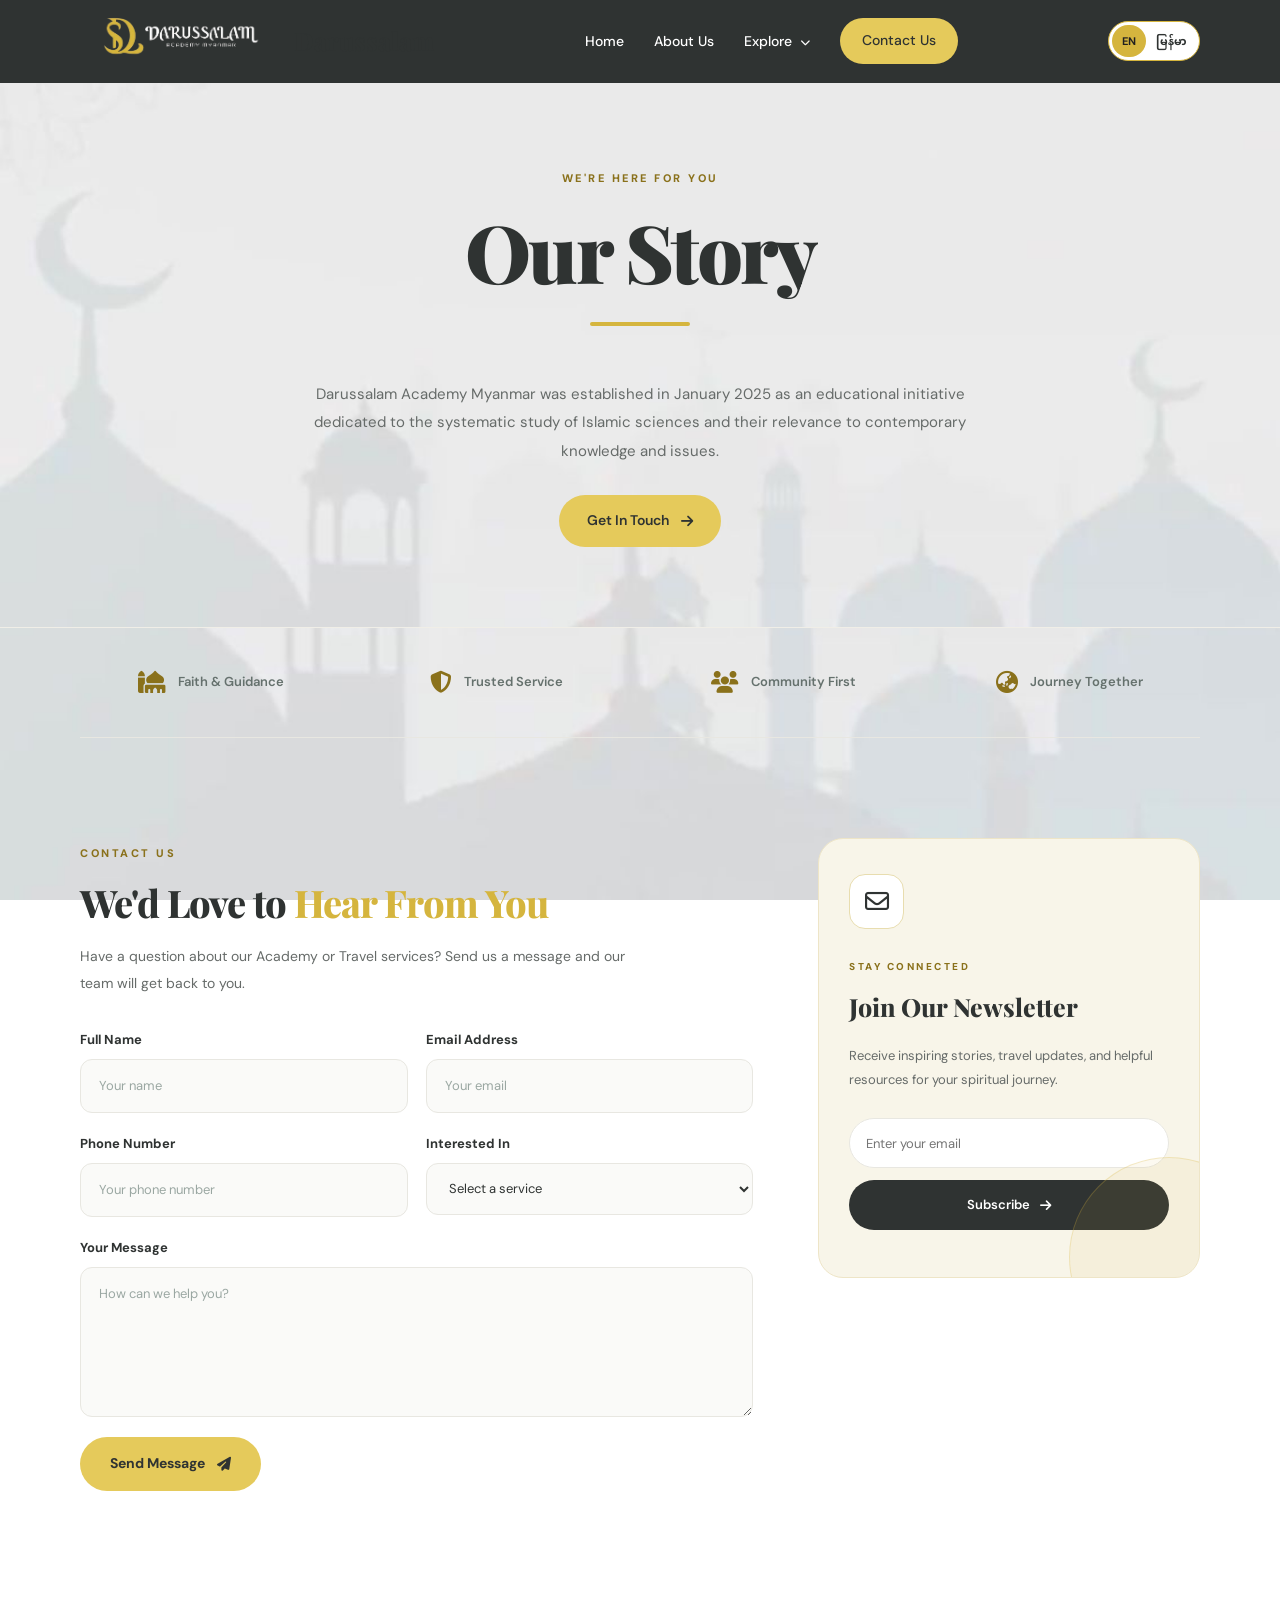
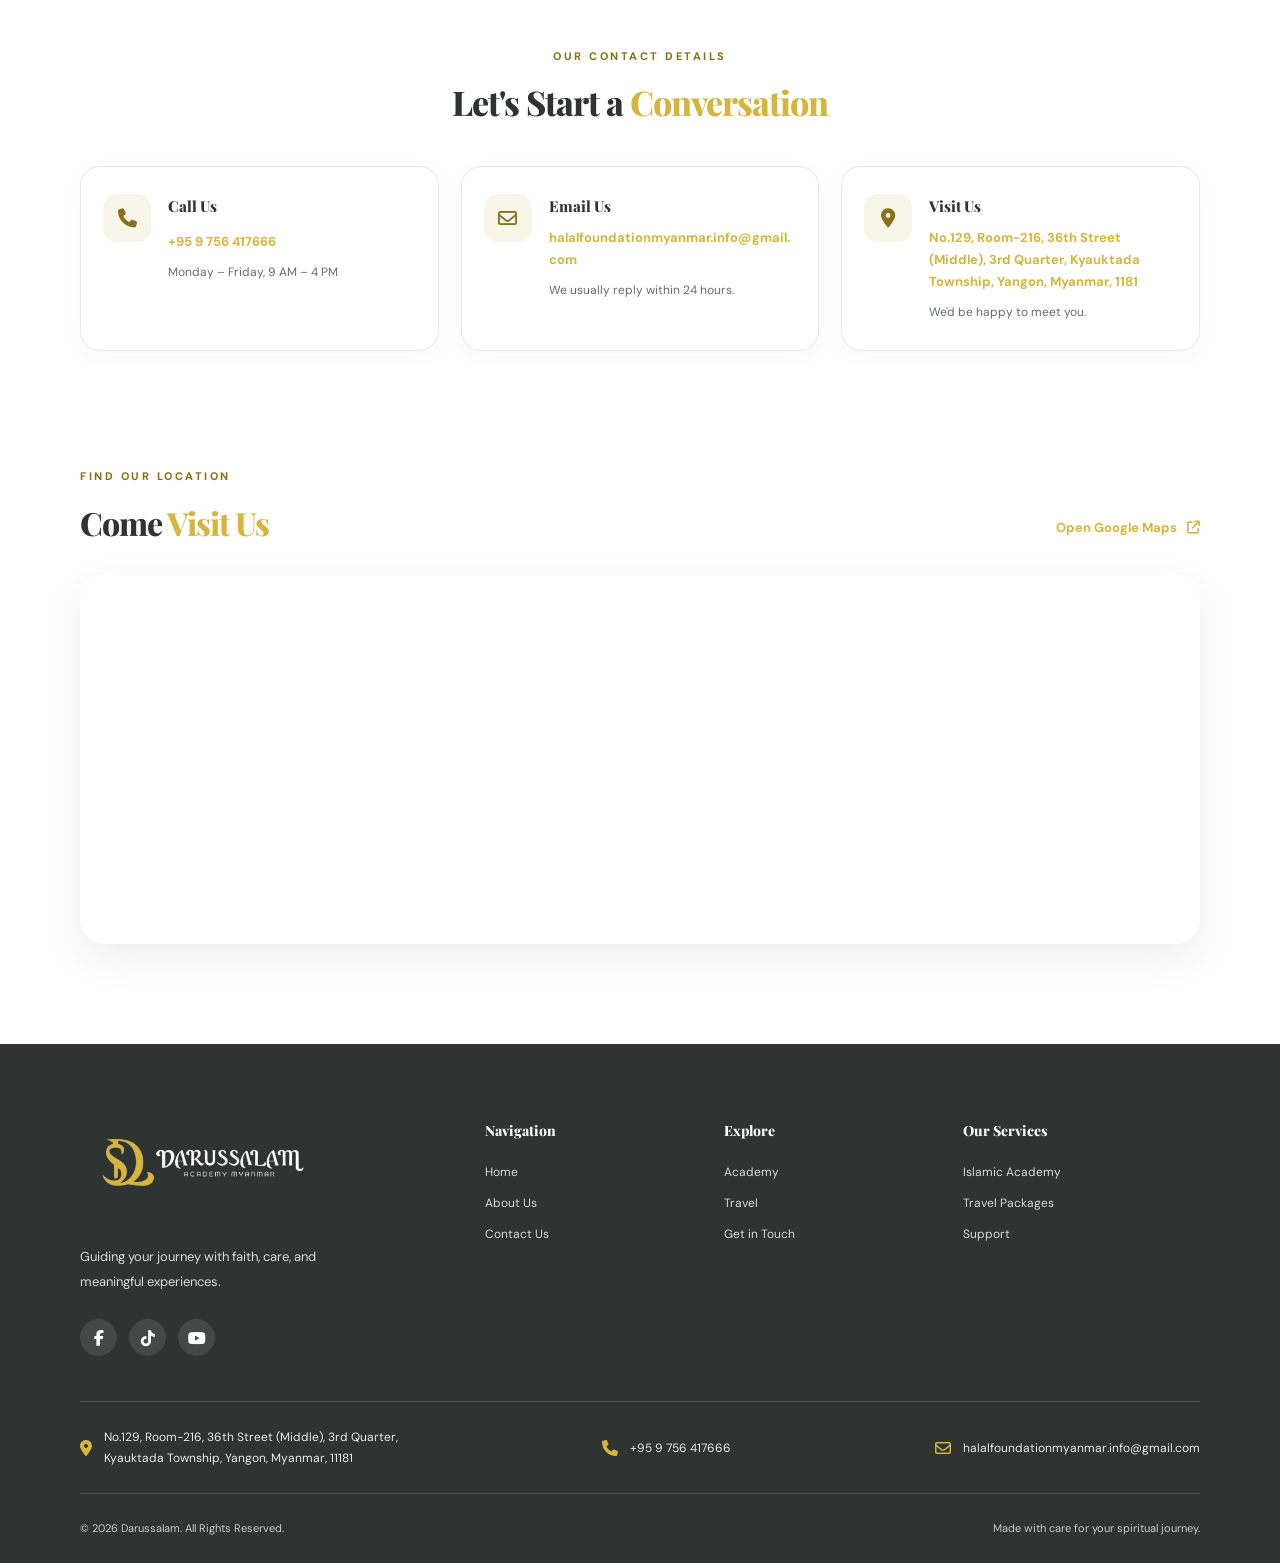
<file: index.html>
<!DOCTYPE html>
<html lang="en">
<head>
    <meta charset="UTF-8">
    <meta name="viewport" content="width=device-width, initial-scale=1.0">

    <title>Darussalam | Academy & Travel</title>

    <!-- Google Fonts -->
    <link rel="preconnect" href="https://fonts.googleapis.com">
    <link rel="preconnect" href="https://fonts.gstatic.com" crossorigin>

    <link
        href="https://fonts.googleapis.com/css2?family=DM+Sans:wght@400;500;600;700;800&family=Playfair+Display:wght@400;500;600;700&family=Noto+Sans+Myanmar:wght@400;500;600;700&display=swap"
        rel="stylesheet"
    >

    <!-- Font Awesome -->
    <link
        rel="stylesheet"
        href="https://cdnjs.cloudflare.com/ajax/libs/font-awesome/6.5.2/css/all.min.css"
    >

    <!-- CSS -->
    <link rel="stylesheet" href="style.css">
</head>

<body>
   
    <!-- =========================
         NAVIGATION BAR
    ========================== -->

    <header class="header">
        <nav class="navbar container">

            <a href="index.html" class="logo">
                <span class="logo-icon">
                    <img src="picture/logo.png" alt="Darussalam Logo">
                </span>

                <span>Darussalam</span>
            </a>

            <button
                class="menu-toggle"
                id="menuToggle"
                aria-label="Toggle navigation"
                aria-expanded="false"
                aria-controls="navMenu"
            >
                <i class="fa-solid fa-bars"></i>
            </button>

            <ul class="nav-menu" id="navMenu">

                <li>
                    <a href="index.html" class="nav-link">Home</a>
                </li>

                <li>
                    <a href="about.html" class="nav-link">About Us</a>
                </li>

                <!-- DROPDOWN MENU -->

                <li class="dropdown">

                    <button
                        class="nav-link dropdown-toggle"
                        id="exploreToggle"
                        aria-expanded="false"
                        aria-controls="exploreMenu"
                    >
                        Explore
                        <i class="fa-solid fa-chevron-down"></i>
                    </button>

                    <ul class="dropdown-menu" id="exploreMenu">

                        <li>
                            <a href="#academy">
                                <i class="fa-solid fa-book-open"></i>
                                Academy
                            </a>
                        </li>

                        <li>
                            <a href="#travel">
                                <i class="fa-solid fa-plane"></i>
                                Travel
                            </a>
                        </li>

                    </ul>

                </li>

                <li>
                    <a href="#our-story" class="nav-link contact-nav">
                        Contact Us
                    </a>
                </li>

            </ul>

            <div class="language-switch" role="group" aria-label="Choose language">
                <button type="button" class="language-btn active" data-language="en" aria-pressed="true">EN</button>
                <button type="button" class="language-btn" data-language="my" aria-pressed="false">မြန်မာ</button>
            </div>

        </nav>
    </header>


    <main>

        <!-- =========================
             HERO SECTION
        ========================== -->

        <section class="hero" id="contact">

            <div class="hero-decoration decoration-left">
                
            </div>

            <div class="hero-content">

                <span class="eyebrow">
                    WE'RE HERE FOR YOU
                </span>

                <h1>
                    Our Story
                    <span></span>
                </h1>

                <div class="title-decoration"></div>

                <p>
 
<br>Darussalam Academy Myanmar was established in January 2025 as an educational initiative dedicated to the systematic study of Islamic sciences and their relevance to contemporary knowledge and issues.
                </p>

                <a href="#contact-form" class="primary-btn">
                    Get In Touch
                    <i class="fa-solid fa-arrow-right"></i>

                    </a>

            </div>

            <div class="hero-decoration decoration-right">
                
            </div>

        </section>


        <!-- =========================
             BRAND STRIP
        ========================== -->

        <section class="trust-section">

            <div class="container trust-inner">

                <div class="trust-item">
                    <i class="fa-solid fa-mosque"></i>
                    <span>Faith & Guidance</span>
                </div>

                <div class="trust-item">
                    <i class="fa-solid fa-shield-halved"></i>
                    <span>Trusted Service</span>
                </div>

                <div class="trust-item">
                    <i class="fa-solid fa-users"></i>
                    <span>Community First</span>
                </div>

                <div class="trust-item">
                    <i class="fa-solid fa-earth-asia"></i>
                    <span>Journey Together</span>
                </div>

            </div>

        </section>


        <!-- =========================
             CONTACT FORM
        ========================== -->

        <section class="contact-section" id="contact-section">

            <div class="container">

                <div class="contact-layout">

                    <!-- LEFT: CONTACT FORM -->

                    <div class="contact-form-wrapper" id="contact-form">

                        <span class="section-label">
                            CONTACT US
                        </span>

                        <h2>
                            We'd Love to <span>Hear From You</span>
                        </h2>

                        <p class="section-description">
                            Have a question about our Academy or Travel
                            services? Send us a message and our team
                            will get back to you.
                        </p>

                        <form id="contactForm">

                            <div class="form-row">

                                <div class="form-group">

                                    <label for="name">Full Name</label>

                                    <input
                                        type="text"
                                        id="name"
                                        name="name"
                                        placeholder="Your name"
                                        required
                                    >

                                </div>

                                <div class="form-group">

                                    <label for="email">Email Address</label>

                                    <input
                                        type="email"
                                        id="email"
                                        name="email"
                                        placeholder="Your email"
                                        required
                                    >

                                </div>

                            </div>


                            <div class="form-row">

                                <div class="form-group">

                                    <label for="phone">Phone Number</label>

                                    <input
                                        type="tel"
                                        id="phone"
                                        name="phone"
                                        placeholder="Your phone number"
                                        pattern="09[0-9]{7,9}"
                                        required
                                    >

                                </div>

                                <div class="form-group">

                                    <label for="service">Interested In</label>

                                    <select
                                        id="service"
                                        name="service"
                                        required>
                                        <option value="" disabled selected>
                                            Select a service
                                        </option>

                                        <option value="academy">
                                            Academy
                                        </option>

                                        <option value="travel">
                                            Travel
                                        </option>

                                        <option value="other">
                                            Other
                                        </option>

                                    </select>

                                </div>

                            </div>


                            <div class="form-group">

                                <label for="message">Your Message</label>

                                <textarea
                                    id="message"
                                    name="message"
                                    rows="5"
                                    placeholder="How can we help you?"
                                    required
                                ></textarea>

                            </div>


                            <button type="submit" class="submit-btn">

                                Send Message

                                <i class="fa-solid fa-paper-plane"></i>

                            </button>

                            <p
                                id="formStatus"
                                class="form-status"
                                role="status"
                                aria-live="polite"
                            ></p>

                        </form>

                    </div>


                    <!-- RIGHT: NEWSLETTER CARD -->

                    <aside class="newsletter-card">

                        <div class="newsletter-icon">
                            <i class="fa-regular fa-envelope"></i>
                        </div>

                        <span class="newsletter-label">
                            STAY CONNECTED
                        </span>

                        <h3>Join Our Newsletter</h3>

                        <p>
                            Receive inspiring stories, travel updates,
                            and helpful resources for your spiritual
                            journey.
                        </p>

                        <form id="newsletterForm">

                            <input
                                type="email"
                                id="newsletterEmail"
                                name="email"
                                placeholder="Enter your email"
                                aria-label="Newsletter email"
                                required
                            >

                            <button type="submit">
                                Subscribe
                                <i class="fa-solid fa-arrow-right"></i>
                            </button>

                            <p
                                id="newsletterStatus"
                                class="newsletter-status"
                                role="status"
                                aria-live="polite"
                            ></p>

                        </form>

                        <div class="newsletter-decoration"></div>

                    </aside>

                </div>

            </div>

        </section>

    

        <!-- =========================
             CONTACT INFORMATION
        ========================== -->

        <section class="info-section">

            <div class="container">

                <div class="section-heading">

                    <span class="section-label">
                        OUR CONTACT DETAILS
                    </span>

                    <h2>
                        Let's Start a <span>Conversation</span>
                    </h2>

                </div>


                <div class="info-grid">

                    <!-- PHONE -->

                    <div class="info-card">

                        <div class="info-icon">
                            <i class="fa-solid fa-phone"></i>
                        </div>

                        <div>
                            <h3>Call Us</h3>

                            <a href="tel:+95 9 756 417666">
                                +95 9 756 417666
                            </a>

                            <p>
                                Monday – Friday, 9 AM – 4 PM
                            </p>
                        </div>

                    </div>


                    <!-- EMAIL -->

                    <div class="info-card">

                        <div class="info-icon">
                            <i class="fa-regular fa-envelope"></i>
                        </div>

                        <div>
                            <h3>Email Us</h3>

                            <a href="mailto:halalfoundationmyanmar.info@gmail.com">
                                halalfoundationmyanmar.info@gmail.com
                            </a>

                            <p>
                                We usually reply within 24 hours.
                            </p>
                        </div>

                    </div>


                    <!-- LOCATION -->

                    <div class="info-card">

                        <div class="info-icon">
                            <i class="fa-solid fa-location-dot"></i>
                        </div>

                        <div>
                            <h3>Visit Us</h3>

                            <a
                                href="https://www.google.com/maps/search/?api=1&query=Yangon+Myanmar"
                                target="_blank"
                                rel="noopener noreferrer"
                            >
                               No.129, Room-216, 36th Street
(Middle), 3rd Quarter, Kyauktada
Township, Yangon, Myanmar, 1181
                            </a>

                            <p>
                                We'd be happy to meet you.
                            </p>
                        </div>

                    </div>

                </div>

            </div>

        </section>


        <!-- =========================
             GOOGLE MAP
        ========================== -->

        <section class="map-section">

            <div class="container">

                <div class="map-heading">

                    <div>
                        <span class="section-label">
                            FIND OUR LOCATION
                        </span>

                        <h2>
                            Come <span>Visit Us</span>
                        </h2>
                    </div>

                    <a
                        href="https://www.google.com/maps/search/?api=1&query=Yangon+Myanmar"
                        target="_blank"
                        rel="noopener noreferrer"
                        class="map-link"
                    >
                        Open Google Maps
                        <i class="fa-solid fa-arrow-up-right-from-square"></i>
                    </a>

                </div>

                <div class="map-container">

                    <iframe
                        src="https://maps.google.com/maps?q=Yangon%2C%20Myanmar&t=&z=12&ie=UTF8&iwloc=&output=embed"
                        title="Map showing Yangon, Myanmar"
                        loading="lazy"
                        referrerpolicy="no-referrer-when-downgrade"
                        allowfullscreen
                    ></iframe>

                </div>

            </div>

        </section>


        <!-- =========================
             OPTIONAL PAGE ANCHORS
        ========================== -->

        <section class="hidden-anchor" aria-hidden="true">

            <span id="about"></span>
            <span id="academy"></span>
            <span id="travel"></span>
            <span id="our-story"></span>

        </section>

    </main>


    <!-- =========================
         FOOTER
    ========================== -->

    <footer class="footer">

        <div class="container">

            <div class="footer-main">

                <!-- BRAND -->

                <div class="footer-brand">

                    <a href="index.html" class="footer-logo">

                        <img src="picture/logo.png" alt="Darussalam Logo">

                       

                    </a>

                    <p>Guiding your journey with faith, care, and meaningful experiences.</p>

                    <div class="social-links">

                        <a
                            href="https://www.facebook.com/share/1PiE2LHByP/?mibextid=wwXIfr"
                            aria-label="Facebook"
                            target="_blank"
                            rel="noopener noreferrer"
                        >
                            <i class="fa-brands fa-facebook-f"></i>
                        </a>

                        <a
                            href="https://www.tiktok.com/@halalfoundationmyanmar?_r=1&_t=ZS-9AXYIszKIK5"
                            aria-label="TikTok"
                            target="_blank"
                            rel="noopener noreferrer"
                        >
                            <i class="fa-brands fa-tiktok"></i>
                        </a>

                        <a
                            href="https://youtube.com/@halalfoundationmyanmar?si=afU_kSOw0JRwcRVD"
                            aria-label="YouTube"
                            target="_blank"
                            rel="noopener noreferrer"
                        >
                            <i class="fa-brands fa-youtube"></i>
                        </a>

                    </div>

                </div>


                <!-- NAVIGATION -->

                <div class="footer-column">

                    <h4>Navigation</h4>

                    <a href="index.html">Home</a>
                    <a href="#about">About Us</a>
                    <a href="#contact-section">Contact Us</a>

                </div>


                <!-- EXPLORE -->

                <div class="footer-column">

                    <h4>Explore</h4>

                    <a href="#academy">Academy</a>
                    <a href="#travel">Travel</a>
                    <a href="#contact-form">Get in Touch</a>

                </div>


                <!-- SERVICES -->

                <div class="footer-column">

                    <h4>Our Services</h4>

                    <a href="#academy">Islamic Academy</a>
                    <a href="#travel">Travel Packages</a>
                    <a href="#contact">Support</a>

                </div>

            </div>


            <!-- FOOTER CONTACT BAR -->

            <div class="footer-contact">

                <div>
                    <i class="fa-solid fa-location-dot"></i>
                    No.129, Room-216, 36th Street
(Middle), 3rd Quarter,<br> Kyauktada
Township, Yangon, Myanmar, 11181
                </div>

                <div>
                    <i class="fa-solid fa-phone"></i>
                    +95 9 756 417666
                </div>

                <div>
                    <i class="fa-regular fa-envelope"></i>
                   halalfoundationmyanmar.info@gmail.com
                </div>

            </div>


            <!-- COPYRIGHT -->

            <div class="footer-bottom">

                <p>
                    &copy; <span id="currentYear"></span>
                    Darussalam. All Rights Reserved.
                </p>

                <p>
                    Made with care for your spiritual journey.
                </p>

            </div>

        </div>

    </footer>


    <!-- JAVASCRIPT -->
    <script src="script.js"></script>

</body>
</html>
</file>
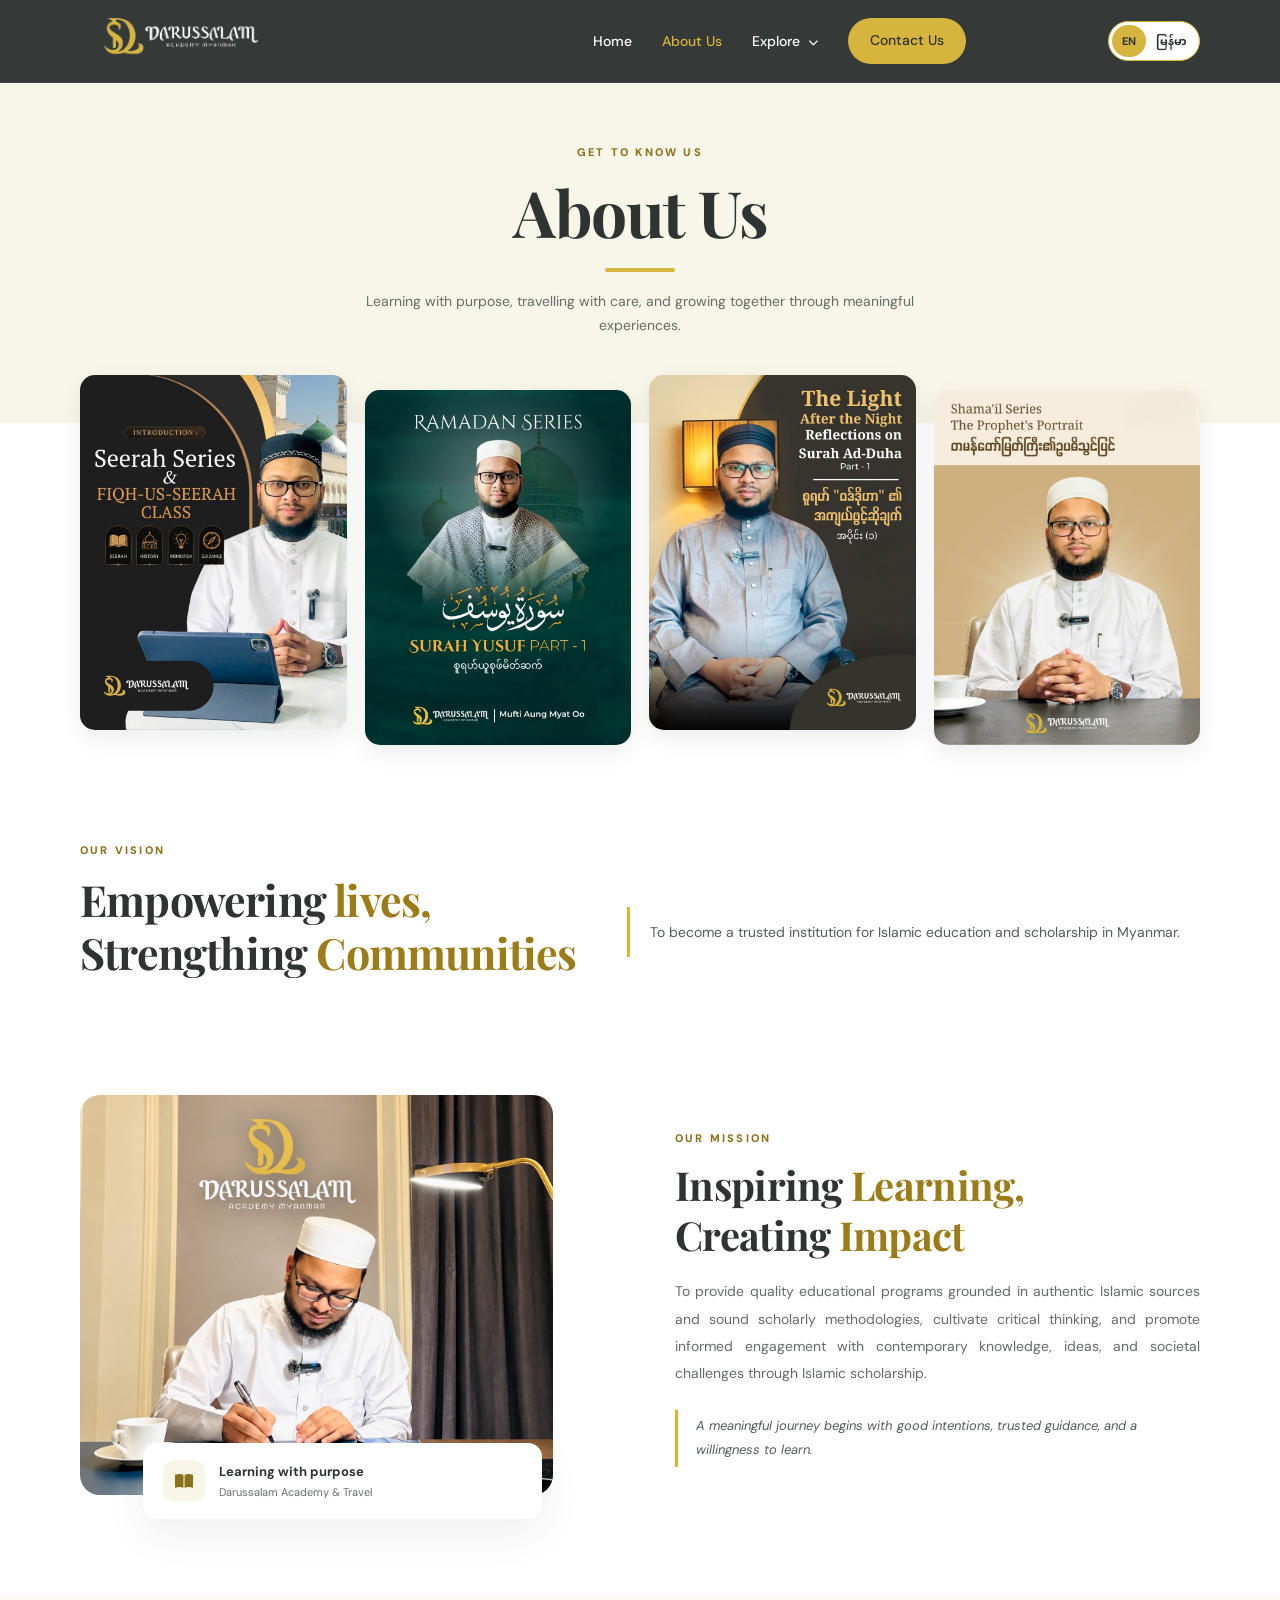
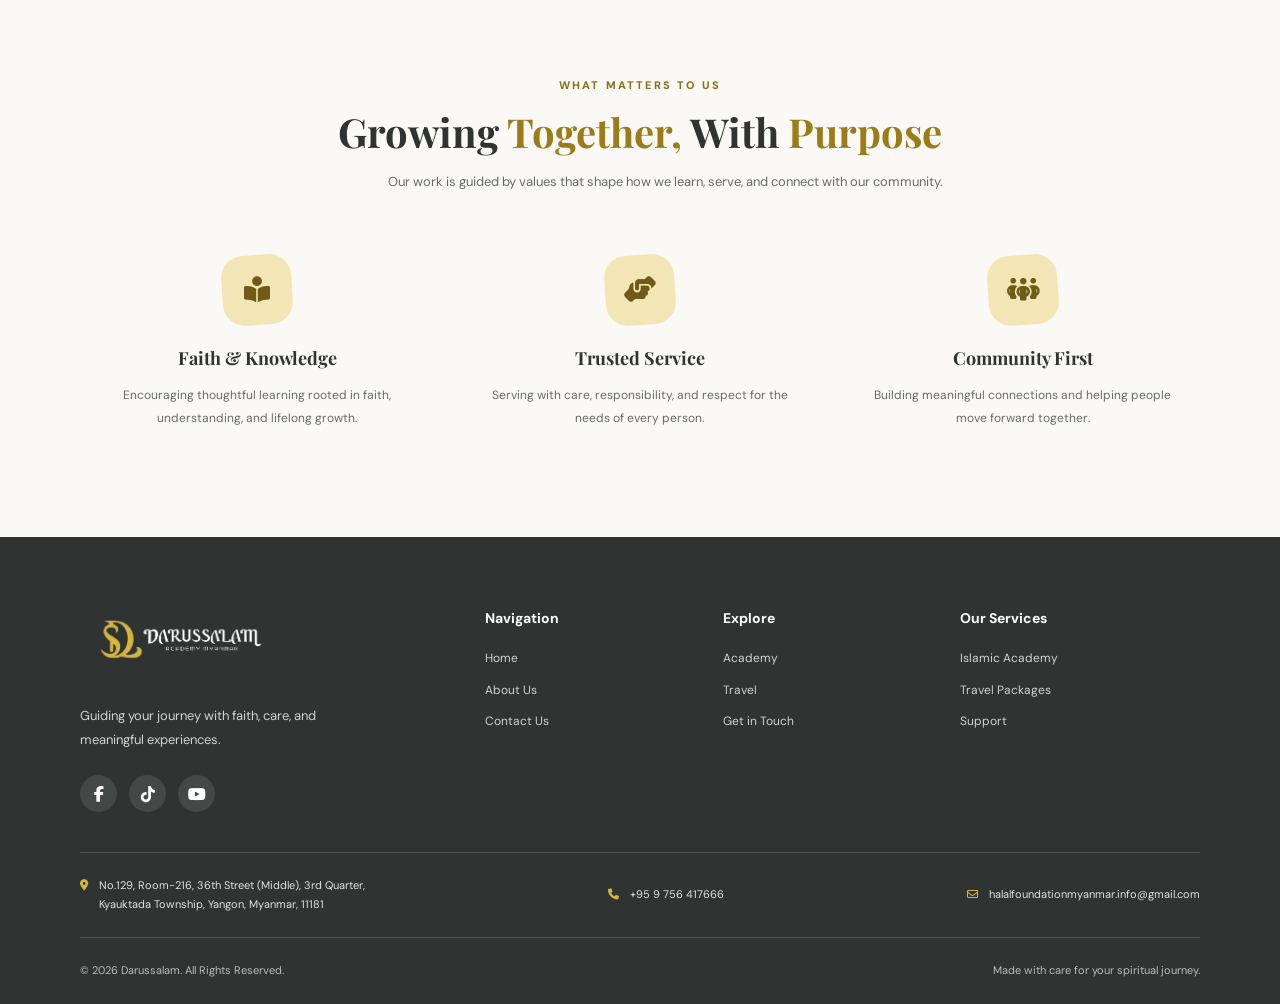
<file: about.html>
<!DOCTYPE html>
<html lang="en">
<head>
    <meta charset="UTF-8">
    <meta name="viewport" content="width=device-width, initial-scale=1.0">
    <title>About Us | Darussalam Academy & Travel</title>

    <link rel="preconnect" href="https://fonts.googleapis.com">
    <link rel="preconnect" href="https://fonts.gstatic.com" crossorigin>
    <link href="https://fonts.googleapis.com/css2?family=DM+Sans:wght@400;500;600;700;800&family=Playfair+Display:wght@400;500;600;700&family=Noto+Sans+Myanmar:wght@400;500;600;700&display=swap" rel="stylesheet">
    <link rel="stylesheet" href="https://cdnjs.cloudflare.com/ajax/libs/font-awesome/6.5.2/css/all.min.css">
    <link rel="stylesheet" href="about.css">
</head>
<body>
    <!-- Shared navigation -->
    <header class="header">
        <nav class="navbar container">
            <a href="index.html" class="logo">
                <span class="logo-icon"><img src="picture/logo.png" alt="Darussalam Logo"></span>
            </a>

            <button class="menu-toggle" id="menuToggle" aria-label="Toggle navigation"
                aria-expanded="false" aria-controls="navMenu">
                <i class="fa-solid fa-bars"></i>
            </button>

            <ul class="nav-menu" id="navMenu">
                <li><a href="index.html" class="nav-link">Home</a></li>
                <li><a href="about.html" class="nav-link active-link" aria-current="page">About Us</a></li>
                <li class="dropdown">
                    <button class="nav-link dropdown-toggle" id="exploreToggle"
                        aria-expanded="false" aria-controls="exploreMenu">
                        Explore <i class="fa-solid fa-chevron-down"></i>
                    </button>
                    <ul class="dropdown-menu" id="exploreMenu">
                        <li><a href="index.html#academy"><i class="fa-solid fa-book-open"></i>Academy</a></li>
                        <li><a href="index.html#travel"><i class="fa-solid fa-plane"></i>Travel</a></li>
                    </ul>
                </li>
                <li><a href="index.html#our-story" class="nav-link contact-nav">Contact Us</a></li>
            </ul>

            <div class="language-switch" role="group" aria-label="Choose language">
                <button type="button" class="language-btn active" data-language="en" aria-pressed="true">EN</button>
                <button type="button" class="language-btn" data-language="my" aria-pressed="false">မြန်မာ</button>
            </div>
        </nav>
    </header>

    <main>
        <!-- Hero -->
        <section class="about-hero">
            <span class="eyebrow">GET TO KNOW US</span>
            <h1>About Us</h1>
            <div class="title-decoration"></div>
            <p>Learning with purpose, travelling with care, and growing together through meaningful experiences.</p>
        </section>

        <!-- Image strip: add your own images to the picture folder -->
        <section class="gallery-section container" aria-label="Darussalam photo gallery">
            <div class="gallery-image gallery-one"><img src="picture/p1.JPG" alt="Students learning together"></div>
            <div class="gallery-image gallery-two"><img src="picture/p2.JPG" alt="A student studying"></div>
            <div class="gallery-image gallery-three"><img src="picture/p3.JPG" alt="People sharing knowledge"></div>
            <div class="gallery-image gallery-four"><img src="picture/p4.jpg" alt="A mentor guiding a learner"></div>
        </section>

        <!-- Story -->

        <section class="story-section container">
            <div class="section-intro">
                <span class="section-label">OUR VISION</span>
                <div class="section-column">
                <h2>Empowering <span>lives,</span><br>Strengthing<span> Communities</span></h2><blockquote>To become a trusted institution for Islamic education and scholarship in Myanmar.</blockquote>
                </div>
            </div>
            <div class="story-columns">      
            </div>

        </section>

        <!-- Mission feature -->
        <section class="mission-section container">
            <div class="mission-image">
                <img src="picture/p5.JPG" alt="A learner reading and reflecting">
                <div class="image-caption">
                    <span class="caption-mark"><i class="fa-solid fa-book-open"></i></span>
                    <div><strong>Learning with purpose</strong><span>Darussalam Academy &amp; Travel</span></div>
                </div>
            </div>
            <div class="mission-copy">
                <span class="section-label">OUR MISSION</span>
                <h2>Inspiring <span>Learning,</span> <br>Creating <span>Impact</span></h2>
                <p>To provide quality educational programs grounded in authentic Islamic sources and sound scholarly methodologies, cultivate critical thinking, and promote informed engagement with contemporary knowledge, ideas, and societal challenges through Islamic scholarship.</p>
                <blockquote>A meaningful journey begins with good intentions, trusted guidance, and a willingness to learn.</blockquote>
        </section>

        <!-- Values -->
        <section class="values-section">
            <div class="container">
                <div class="values-heading">
                    <span class="section-label">WHAT MATTERS TO US</span>
                    <h2>Growing <span>Together, </span> With <span>Purpose</span></h2>
                    <p>Our work is guided by values that shape how we learn, serve, and connect with our community.</p>
                </div>
                <div class="values-grid">
                    <article class="value-card">
                        <div class="value-icon"><i class="fa-solid fa-book-open-reader"></i></div>
                        <h3>Faith & Knowledge</h3>
                        <p>Encouraging thoughtful learning rooted in faith, understanding, and lifelong growth.</p>
                    </article>
                    <article class="value-card">
                        <div class="value-icon"><i class="fa-solid fa-handshake-angle"></i></div>
                        <h3>Trusted Service</h3>
                        <p>Serving with care, responsibility, and respect for the needs of every person.</p>
                    </article>
                    <article class="value-card">
                        <div class="value-icon"><i class="fa-solid fa-people-group"></i></div>
                        <h3>Community First</h3>
                        <p>Building meaningful connections and helping people move forward together.</p>
                    </article>
                </div>
            </div>
        </section>
    </main>

    <!-- Shared footer -->
    <footer class="footer">
        <div class="container">
            <div class="footer-main">
                <div class="footer-brand">
                    <a href="index.html" class="footer-logo"><img src="picture/logo.png" alt="Darussalam Logo"></a>
                    <p>Guiding your journey with faith, care, and meaningful experiences.</p>
                    <div class="social-links">
                        <a href="https://www.facebook.com/share/1PiE2LHByP/?mibextid=wwXIfr" aria-label="Facebook" target="_blank" rel="noopener noreferrer"><i class="fa-brands fa-facebook-f"></i></a>
                        <a href="https://www.tiktok.com/@halalfoundationmyanmar?_r=1&_t=ZS-9AXYIszKIK5" aria-label="TikTok" target="_blank" rel="noopener noreferrer"><i class="fa-brands fa-tiktok"></i></a>
                        <a href="https://youtube.com/@halalfoundationmyanmar?si=afU_kSOw0JRwcRVD" aria-label="YouTube" target="_blank" rel="noopener noreferrer"><i class="fa-brands fa-youtube"></i></a>
                    </div>
                </div>
                <div class="footer-column">
                    <h4>Navigation</h4>
                    <a href="index.html">Home</a>
                    <a href="about.html">About Us</a>
                    <a href="index.html#contact-section">Contact Us</a>
                </div>
                <div class="footer-column">
                    <h4>Explore</h4>
                    <a href="index.html#academy">Academy</a>
                    <a href="index.html#travel">Travel</a>
                    <a href="index.html#contact-form">Get in Touch</a>
                </div>
                <div class="footer-column">
                    <h4>Our Services</h4>
                    <a href="index.html#academy">Islamic Academy</a>
                    <a href="index.html#travel">Travel Packages</a>
                    <a href="index.html#contact">Support</a>
                </div>
            </div>

            <div class="footer-contact">
                <div><i class="fa-solid fa-location-dot"></i><span>No.129, Room-216, 36th Street (Middle), 3rd Quarter,<br>Kyauktada Township, Yangon, Myanmar, 11181</span></div>
                <div><i class="fa-solid fa-phone"></i><a href="tel:+959756417666">+95 9 756 417666</a></div>
                <div><i class="fa-regular fa-envelope"></i><a href="mailto:halalfoundationmyanmar.info@gmail.com">halalfoundationmyanmar.info@gmail.com</a></div>
            </div>
            <div class="footer-bottom">
                <p>&copy; <span id="currentYear"></span> Darussalam. All Rights Reserved.</p>
                <p>Made with care for your spiritual journey.</p>
            </div>
        </div>
    </footer>

    <script src="script.js"></script>
</body>
</html>
</file>
<file: style.css>
:root {
    --primary: #2F3332;
    --primary-dark: #202322;
    --primary-light: #F8F5E9;

    --heading: #2F3332;
    --text: #666B69;
    --white: #ffffff;

    --background: #FFFFFF;
    --border: #E8E7E1;

    --gold: #D5B53E;

    --shadow: 0 14px 40px rgba(47, 51, 50, 0.08);
}

* {
    margin: 0;
    padding: 0;
    box-sizing: border-box;
}

html {
    scroll-behavior: smooth;
    scroll-padding-top: 100px;
}

body {
    font-family: "DM Sans", sans-serif;
    color: var(--heading);
    background: var(--white);
    line-height: 1.7;
    overflow-x: hidden;
     background-image: url('picture/bg.jpg');
    background-size: cover;
    background-position: center;
    background-repeat: no-repeat;
    height: 100vh;
}

a {
    text-decoration: none;
    color: inherit;
}

button,
input,
textarea,
select {
    font: inherit;
}

button {
    cursor: pointer;
}

img {
    display: block;
    max-width: 100%;
}

.container {
    width: min(1120px, 90%);
    margin: 0 auto;
}


/* =========================
   NAVIGATION BAR
========================= */

.header {
    width: 100%;
    position: sticky;
    top: 0;
    z-index: 1000;

    background: rgba(255, 255, 255, 0.96);

    border-bottom: 1px solid rgba(23, 123, 120, 0.08);

    backdrop-filter: blur(15px);
    -webkit-backdrop-filter: blur(15px);
}


.navbar {
    min-height: 82px;

    display: flex;
    align-items: center;
    justify-content: space-between;

    gap: 25px;
}


.logo {
    display: inline-flex;
    align-items: center;
    gap: 9px;

    font-size: 25px;
    font-weight: 800;
    color: var(--primary);

    flex-shrink: 0;
    
}



.nav-menu {
    display: flex;
    align-items: center;
    gap: 30px;

    list-style: none;
}

.nav-link {
    position: relative;

    display: inline-flex;
    align-items: center;
    gap: 8px;

    border: none;
    background: transparent;

    color: #FFFFFF;
    font-size: 14px;
    font-weight: 500;

    transition: color 0.25s ease;
}

.nav-link:hover {
    color: var(--gold);
}

.dropdown-toggle i {
    font-size: 10px;
    transition: transform 0.3s ease;
}

.dropdown.active .dropdown-toggle i {
    transform: rotate(180deg);
}

.contact-nav {
    padding: 11px 22px;

    color: var(--white);
    background: var(--primary);

    border-radius: 30px;

    transition:
        background 0.3s ease,
        transform 0.3s ease;
}

.contact-nav:hover {
    color: var(--white);
    background: var(--primary-dark);
    transform: translateY(-2px);
}


/* =========================
   DROPDOWN MENU
========================= */

.dropdown {
    position: relative;
}

.dropdown-menu {
    position: absolute;

    top: calc(100% + 20px);
    left: -20px;

    width: 205px;

    padding: 10px;

    list-style: none;

    background: var(--white);

    border: 1px solid var(--border);
    border-radius: 15px;

    box-shadow: var(--shadow);

    opacity: 0;
    visibility: hidden;

    transform: translateY(10px);

    transition: 0.25s ease;

    z-index: 1001;
}

.dropdown-menu::before {
    content: "";

    position: absolute;
    top: -20px;
    left: 0;

    width: 100%;
    height: 20px;
}

.dropdown-menu a {
    display: flex;
    align-items: center;
    gap: 12px;

    padding: 12px 14px;

    border-radius: 9px;

    font-size: 14px;
    color: var(--text);

    transition: 0.25s ease;
}

.dropdown-menu a i {
    width: 18px;
    color: var(--primary);
}

.dropdown-menu a:hover {
    color: var(--primary);
    background: var(--primary-light);
}

@media (min-width: 769px) {
    .dropdown:hover .dropdown-menu,
    .dropdown:focus-within .dropdown-menu,
    .dropdown.active .dropdown-menu {
        opacity: 1;
        visibility: visible;
        transform: translateY(0);
    }
}

.menu-toggle {
    display: none;

    border: none;
    background: transparent;

    color: var(--primary);
    font-size: 24px;
}


/* =========================
 HERO SECTION
========================= */

.hero {
    min-height: 470px;

    position: relative;
    overflow: hidden;

    display: flex;
    align-items: center;
    justify-content: center;

    padding: 80px 20px;
    background-image: url("picture/bg.jpg");
    background-size: cover;
    background-position: center;
    background-repeat: no-repeat;

   
}

.hero-content {
    position: relative;
    z-index: 2;

    max-width: 720px;

    text-align: center;
}

.eyebrow,
.section-label,
.newsletter-label {
    display: inline-block;

    color: var(--primary);

    font-size: 11px;
    font-weight: 800;

    letter-spacing: 2.5px;
}

.hero h1 {
    margin-top: 15px;

    font-size: clamp(60px, 10vw, 80px);
    font-weight: 1000;
    line-height: 1.15;

    letter-spacing: -2.5px;
}

.hero h1 span {
    color: var(--primary);
}

.title-decoration {
    width: 100px;
    height: 4px;

    margin: 25px auto;

    background: var(--gold);
    border-radius: 10px;
}

.hero-content p {
    max-width: 840px;

    margin: 0 auto;

    color: var(--text);
    font-size: 15px;
    line-height: 1.9;
}

.primary-btn {
    display: inline-flex;
    align-items: center;
    justify-content: center;
    gap: 12px;

    margin-top: 30px;
    padding: 14px 28px;

    color: var(--white);
    background: var(--primary);

    border-radius: 35px;

    font-size: 14px;
    font-weight: 600;

    transition: 0.3s ease;
}

.primary-btn:hover {
    background: var(--primary-dark);
    transform: translateY(-3px);

    box-shadow: 0 10px 25px rgba(23, 123, 120, 0.2);
}

.hero-decoration {
    position: absolute;

    color: rgba(23, 123, 120, 0.18);
    font-size: 65px;
}

.decoration-left {
    top: 70px;
    left: 5%;
}

.decoration-right {
    right: 5%;
    bottom: 60px;
}


/* =========================
   TRUST SECTION
========================= */

.trust-section {
    position: relative;
    z-index: 3;

    background: var(--white);

    border-radius: 0 0 30px 30px;
}

.trust-inner {
    min-height: 110px;

    display: grid;
    grid-template-columns: repeat(4, 1fr);

    align-items: center;
    justify-items: center;

    gap: 25px;

    border-bottom: 1px solid var(--border);
}

.trust-item {
    display: flex;
    align-items: center;
    gap: 12px;

    color: #65716d;

    font-size: 13px;
    font-weight: 600;
}

.trust-item i {
    color: var(--primary);
    font-size: 22px;
}


/* =========================
   CONTACT SECTION
========================= */

.contact-section {
    padding: 100px 0 65px;
}

.contact-layout {
    display: grid;
    grid-template-columns: 1.5fr 0.85fr;

    align-items: start;
    gap: 65px;
}

.contact-form-wrapper h2,
.section-heading h2,
.map-heading h2 {
    margin-top: 12px;

    font-size: clamp(28px, 3vw, 38px);
    font-weight: 800;

    line-height: 1.35;
    letter-spacing: -1px;
}

.contact-form-wrapper h2 span,
.section-heading h2 span,
.map-heading h2 span {
    color: var(--primary);
}

.section-description {
    max-width: 550px;

    margin: 15px 0 32px;

    color: var(--text);

    font-size: 14px;
    line-height: 1.9;
}


/* FORM */

.form-row {
    display: grid;
    grid-template-columns: repeat(2, minmax(0, 1fr));

    gap: 18px;
}

.form-group {
    display: flex;
    flex-direction: column;

    gap: 8px;

    margin-bottom: 20px;
}

.form-group label {
    color: var(--heading);

    font-size: 13px;
    font-weight: 700;
}

.form-group input,
.form-group textarea,
.form-group select {
    width: 100%;

    padding: 15px 18px;

    color: var(--heading);
    background: #f5f8f6;

    border: 1px solid transparent;
    border-radius: 12px;

    outline: none;

    font-size: 13px;

    transition: 0.25s ease;
}

.form-group input,
.form-group select {
    min-height: 52px;
}

.form-group textarea {
    min-height: 150px;

    resize: vertical;
}

.form-group input::placeholder,

.form-group textarea::placeholder {
    color: #9aa7a2;
}

.form-group input:focus,
.form-group textarea:focus,
.form-group select:focus {
    background: var(--white);
    border-color: var(--primary);

    box-shadow: 0 0 0 4px rgba(23, 123, 120, 0.08);
}

.submit-btn {
    display: inline-flex;
    align-items: center;
    justify-content: center;
    gap: 12px;

    padding: 15px 30px;

    border: none;
    border-radius: 30px;

    color: var(--white);
    background: var(--primary);

    font-size: 14px;
    font-weight: 700;

    transition: 0.3s ease;
}

.submit-btn:hover {
    background: var(--primary-dark);
    transform: translateY(-2px);
}

.form-status {
    margin-top: 15px;

    font-size: 13px;
    color: var(--primary);
}


/* =========================
   NEWSLETTER CARD
========================= */

.newsletter-card {
    position: relative;
    overflow: hidden;

    padding: 35px 30px;

    color: var(--white);

    background:
        linear-gradient(
            145deg,
            rgba(15, 91, 89, 0.96),
            rgba(55, 137, 132, 0.95)
        );

    border-radius: 25px;

    box-shadow: var(--shadow);
}

.newsletter-card > * {
    position: relative;
    z-index: 2;
}

.newsletter-icon {
    width: 55px;
    height: 55px;

    display: flex;
    align-items: center;
    justify-content: center;

    margin-bottom: 22px;

    background: rgba(255, 255, 255, 0.14);

    border: 1px solid rgba(255, 255, 255, 0.15);
    border-radius: 16px;

    font-size: 24px;
}

.newsletter-label {
    color: #c9e4df;
    font-size: 10px;
}

.newsletter-card h3 {
    margin-top: 8px;

    font-size: 25px;
    font-weight: 800;
}

.newsletter-card > p {
    margin: 15px 0 25px;

    color: rgba(255, 255, 255, 0.82);

    font-size: 13px;
    line-height: 1.9;
}

.newsletter-card input {
    width: 100%;
    height: 50px;

    padding: 0 16px;

    border: none;
    border-radius: 30px;

    outline: none;

    background: var(--white);

    font-size: 13px;
}

.newsletter-card input:focus {
    box-shadow: 0 0 0 4px rgba(255, 255, 255, 0.2);
}

.newsletter-card button {
    width: 100%;

    display: flex;
    align-items: center;
    justify-content: center;
    gap: 10px;

    margin-top: 12px;
    padding: 14px;

    color: var(--white);
    background: #172522;

    border: none;
    border-radius: 30px;

    font-size: 13px;
    font-weight: 600;

    transition: 0.3s ease;
}

.newsletter-card button:hover {
    background: #0b1714;
}

.newsletter-status {
    margin-top: 12px;
    font-size: 12px;
}

.newsletter-decoration {
    position: absolute !important;

    width: 200px;
    height: 200px;

    right: -70px;
    bottom: -80px;

    background: rgba(255, 255, 255, 0.05);

    border: 1px solid rgba(255, 255, 255, 0.12);
    border-radius: 50%;
}


/* =========================
   CONTACT INFORMATION
========================= */

.info-section {
    padding: 70px 0 90px;

    background: var(--background);
}

.section-heading {
    margin-bottom: 40px;
    text-align: center;
}

.section-heading h2 {
    font-size: 34px;
}

.info-grid {
    display: grid;
    grid-template-columns: repeat(3, minmax(0, 1fr));

    gap: 22px;
}

.info-card {
    display: flex;
    align-items: flex-start;

    gap: 17px;

    min-width: 0;

    padding: 27px 22px;

    background: var(--white);

    border: 1px solid var(--border);
    border-radius: 20px;

    transition: 0.3s ease;
}

.info-card:hover {
    transform: translateY(-5px);

    box-shadow: var(--shadow);
    border-color: rgba(23, 123, 120, 0.25);
}

.info-icon {
    width: 48px;
    height: 48px;

    flex-shrink: 0;

    display: flex;
    align-items: center;
    justify-content: center;

    color: var(--primary);
    background: var(--primary-light);

    border-radius: 14px;

    font-size: 19px;
}

.info-card h3 {
    margin-bottom: 7px;

    font-size: 15px;
    font-weight: 800;
}

.info-card a {
    display: inline-block;

    overflow-wrap: anywhere;

    color: var(--primary);

    font-size: 13px;
    font-weight: 700;
}

.info-card a:hover {
    text-decoration: underline;
}

.info-card p {
    margin-top: 8px;

    color: var(--text);

    font-size: 12px;
    line-height: 1.8;
}


/* =========================
   MAP SECTION
========================= */

.map-section {
    padding: 20px 0 100px;
}

.map-heading {
    display: flex;
    align-items: flex-end;
    justify-content: space-between;

    gap: 25px;

    margin-bottom: 30px;
}

.map-heading h2 {
    font-size: 32px;
}

.map-link {
    display: inline-flex;
    align-items: center;
    gap: 10px;

    padding-bottom: 5px;

    color: var(--primary);

    font-size: 13px;
    font-weight: 700;
}

.map-link:hover {
    color: var(--primary-dark);
}

.map-container {
    overflow: hidden;

    height: 370px;

    border-radius: 25px;

    box-shadow: var(--shadow);
}

.map-container iframe {
    display: block;

    width: 100%;
    height: 100%;

    border: none;
}


/* =========================
   FOOTER
========================= */

.footer {
    padding: 75px 0 25px;

    color: var(--white);

    background: #477f7d;
}

.footer-main {
    display: grid;

    grid-template-columns: 1.5fr 0.8fr 0.8fr 1fr;

    gap: 50px;

    padding-bottom: 45px;
}

.footer-logo {
    display: inline-flex;
    align-items: center;
    gap: 10px;

    font-size: 27px;
    font-weight: 800;
}

.footer-logo i {
    font-size: 25px;
    color: #e0d6a8;
}

.footer-brand > p {
    max-width: 260px;

    margin-top: 18px;

    color: rgba(255, 255, 255, 0.82);

    font-size: 13px;
    line-height: 1.9;
}

.social-links {
    display: flex;
    gap: 12px;

    margin-top: 25px;
}

.social-links a {
    width: 37px;
    height: 37px;

    display: flex;
    align-items: center;
    justify-content: center;

    color: var(--white);
    background: rgba(255, 255, 255, 0.12);

    border-radius: 50%;

    transition: 0.3s ease;
}

.social-links a:hover {
    color: var(--primary-dark);
    background: var(--white);

    transform: translateY(-3px);
}

.footer-column {
    display: flex;
    flex-direction: column;
    align-items: flex-start;

    gap: 11px;
}

.footer-column h4 {
    margin-bottom: 8px;

    font-size: 14px;
    font-weight: 800;
}

.footer-column a {
    color: rgba(255, 255, 255, 0.82);

    font-size: 12px;

    transition: 0.25s ease;
}

.footer-column a:hover {
    color: var(--white);
    padding-left: 4px;
}


/* FOOTER CONTACT */

.footer-contact {
    display: flex;
    align-items: center;
    justify-content: space-between;

    gap: 25px;

    padding: 25px 0;

    border-top: 1px solid rgba(255, 255, 255, 0.2);
    border-bottom: 1px solid rgba(255, 255, 255, 0.2);
}

.footer-contact div {
    display: flex;
    align-items: center;
    gap: 12px;

    color: rgba(255, 255, 255, 0.9);

    font-size: 12px;
}

.footer-contact i {
    font-size: 16px;
    color: #e0d6a8;
}


/* COPYRIGHT */

.footer-bottom {
    display: flex;
    align-items: center;
    justify-content: space-between;

    gap: 20px;

    padding-top: 25px;

    color: rgba(255, 255, 255, 0.75);

    font-size: 11px;
}


/* HIDDEN ANCHORS */

.hidden-anchor {
    height: 0;
    overflow: hidden;
}


/* =========================
   TABLET RESPONSIVE
========================= */

@media (max-width: 1000px) {

    .navbar {
        gap: 20px;
    }

    .nav-menu {
        gap: 17px;
    }

    .contact-layout {
        gap: 35px;
    }

    .info-grid {
        grid-template-columns: 1fr;
    }

    .info-card {
        align-items: center;
    }

    .footer-main {
        gap: 30px;
    }

}


/* =========================
   MOBILE RESPONSIVE
========================= */

@media (max-width: 768px) {

    .container {
        width: min(100% - 36px, 560px);
    }

    .navbar {
        min-height: 72px;
    }

    .logo {
        font-size: 23px;
    }

    .menu-toggle {
        display: block;

        width: 44px;
        height: 44px;

        border-radius: 12px;

        transition: 0.3s ease;
    }

    .menu-toggle:hover {
        background: var(--primary-light);
    }

    .nav-menu {
position: absolute;

        top: calc(100% + 1px);
        left: 0;

        width: 100%;

        display: flex;
        flex-direction: column;
        align-items: stretch;

        gap: 0;

        padding: 15px 20px 22px;

        background: var(--white);

        border-bottom: 1px solid var(--border);

        box-shadow: 0 15px 25px rgba(0, 0, 0, 0.05);

        opacity: 0;
        visibility: hidden;

        transform: translateY(-10px);

        transition: 0.25s ease;
    }

    .nav-menu.active {
        opacity: 1;
        visibility: visible;

        transform: translateY(0);
    }

    .nav-menu > li {
        width: 100%;
    }

    .nav-link {
        width: 100%;

        display: flex;
        align-items: center;
        justify-content: space-between;

        padding: 14px 10px;

        font-size: 14px;
    }

    .contact-nav {
        justify-content: center;

        margin-top: 8px;

        padding: 13px 20px;
    }

    .dropdown-menu {
        position: static;

        display: none;

        width: 100%;

        padding: 5px 10px;

        border: none;
        border-radius: 10px;

        background: #f7faf8;

        box-shadow: none;

        opacity: 1;
        visibility: visible;

        transform: none;

        transition: none;
    }

    .dropdown.active .dropdown-menu {
        display: block;
    }

    .dropdown-menu::before {
        display: none;
    }

    .dropdown-menu a {
        padding: 12px 15px;
    }


    /* HERO */

    .hero {
        min-height: 420px;
        padding: 75px 20px;
    }

    .hero h1 {
        font-size: 49px;
        letter-spacing: -1.5px;
    }

    .hero-content p {
        font-size: 13px;
    }

    .hero-decoration {
        font-size: 40px;
    }

    .decoration-left {
        top: 25px;
        left: 2%;
    }

    .decoration-right {
        right: 2%;
        bottom: 20px;
    }


    /* TRUST */

    .trust-inner {
        grid-template-columns: repeat(2, 1fr);

        gap: 25px 10px;

        padding: 30px 0;
    }

    .trust-item {
        font-size: 11px;
        gap: 8px;
    }

    .trust-item i {
        font-size: 18px;
    }


    /* CONTACT */

    .contact-section {
        padding: 70px 0 50px;
    }

    .contact-layout {
        grid-template-columns: 1fr;
        gap: 45px;
    }

    .contact-form-wrapper h2 {
        font-size: 31px;
    }

    .section-description {
        font-size: 13px;
    }

    .form-row {
        grid-template-columns: 1fr;
        gap: 0;
    }

    .form-group {
        margin-bottom: 17px;
    }

    .form-group input,
    .form-group textarea,
    .form-group select {
        font-size: 13px;
    }

    .submit-btn {
        width: 100%;
    }

    .newsletter-card {
        padding: 30px 25px;
    }


    /* INFORMATION */

    .info-section {
        padding: 65px 0;
    }

    .section-heading h2 {
        font-size: 28px;
    }

    .info-grid {
        grid-template-columns: 1fr;
        gap: 15px;
    }

    .info-card {
        padding: 22px 18px;
    }


    /* MAP */

    .map-section {
        padding: 10px 0 70px;
    }

    .map-heading {
        align-items: flex-start;
        flex-direction: column;
        gap: 15px;
    }

    .map-heading h2 {
        font-size: 29px;
    }

    .map-container {
        height: 300px;
        border-radius: 18px;
    }


    /* FOOTER */

    .footer {
        padding: 55px 0 25px;
    }

    .footer-main {
        grid-template-columns: repeat(2, minmax(0, 1fr));

        gap: 40px 25px;
    }

    .footer-brand {
        grid-column: 1 / -1;
    }

    .footer-contact {
        flex-direction: column;
        align-items: flex-start;

        gap: 18px;
    }

    .footer-bottom {
        flex-direction: column;
        align-items: flex-start;

        gap: 10px;
    }

}


/* =========================
   SMALL MOBILE
========================= */

@media (max-width: 380px) {

    .container {
        width: calc(100% - 28px);
    }

    .hero h1 {
        font-size: 40px;
    }

    .trust-item {
font-size: 10px;
    }

    .contact-form-wrapper h2 {
        font-size: 27px;
    }

    .footer-main {
        gap: 35px 15px;
    }

}

/* DARUSSALAM BRAND THEME: Dark Grey #2F3332, Gold #D5B53E, White #FFFFFF */
:root {
    --primary: #2F3332;
    --primary-dark: #202322;
    --primary-light: #F8F5E9;
    --heading: #2F3332;
    --text: #666B69;
    --white: #FFFFFF;
    --background: #FFFFFF;
    --border: #E8E7E1;
    --gold: #D5B53E;
    --shadow: 0 14px 40px rgba(47, 51, 50, 0.08);
}
body { background: #FFFFFF; background-image: none; min-height: 100%; height: auto; }
.header { background: #2F3332; border-bottom-color: #2F3332; }
.logo { color: #2F3332; }
.logo-icon img {  width: 205px; max-height: 72px; object-fit: contain; }
.footer-logo { color: #FFFFFF; }
.footer-logo img { width: 250px; height: 100px; object-fit: contain; }
.nav-link:hover, .dropdown-menu a:hover, .dropdown-menu a i, .info-card a, .map-link { color: #D5B53E; }
.contact-nav, .primary-btn, .submit-btn { color: var(--primary); background: #e5ca5b; }
.contact-nav:hover, .primary-btn:hover, .submit-btn:hover { color: #202322; background:#FFFFFF ; box-shadow: 0 10px 25px rgba(47,51,50,.16); }
.dropdown-menu a:hover, .menu-toggle:hover { background: #F8F5E9; }
.hero { background: #FFFFFF; background-image: none; border-bottom: 1px solid #F0EEE7; }
.hero h1 span, .contact-form-wrapper h2 span, .section-heading h2 span, .map-heading h2 span { color: #D5B53E; }
.eyebrow, .section-label { color: #8A711B; }
.title-decoration { background: #D5B53E; }
.hero-decoration { color: rgba(213,181,62,.18); }
.trust-section { background: #FFFFFF; border-radius: 0; }
.trust-inner { border-bottom-color: #E8E7E1; }
.trust-item i, .info-icon { color: #8A711B; }
.form-group input, .form-group textarea, .form-group select { background: #FAFAF8; border-color: #E8E7E1; }
.form-group input:focus, .form-group textarea:focus, .form-group select:focus { border-color: #D5B53E; box-shadow: 0 0 0 4px rgba(213,181,62,.14); }
.newsletter-card { color: #2F3332; background: #F8F5E9; border: 1px solid #EEE5C7; box-shadow: none; }
.newsletter-icon { color: #2F3332; background: #FFFFFF; border-color: #E8DDAF; }
.newsletter-label { color: #8A711B; }
.newsletter-card > p { color: #666B69; }
.newsletter-card input { border: 1px solid #E8E7E1; }
.newsletter-card button { color: #FFFFFF; background: #2F3332; }
.newsletter-card button:hover { background: #202322; }
.newsletter-decoration { background: rgba(213,181,62,.08); border-color: rgba(213,181,62,.25); }
.info-section { background: #FFFFFF; }
.info-card { background: #FFFFFF; border-color: #E8E7E1; box-shadow: 0 5px 22px rgba(47,51,50,.035); }
.info-card:hover { border-color: rgba(213,181,62,.65); box-shadow: var(--shadow); }
.info-icon { background: #F8F5E9; }
.footer { color: #FFFFFF; background: #2F3332; }
.footer-logo i, .footer-contact i { color: #D5B53E; }
.social-links a { background: rgba(255,255,255,.10); }
.social-links a:hover { color: #2F3332; background: #D5B53E; }
.footer-column a:hover { color: #D5B53E; }
.footer-contact { border-top-color: rgba(255,255,255,.16); border-bottom-color: rgba(255,255,255,.16); }
@media (prefers-reduced-motion: reduce) { *, *::before, *::after { scroll-behavior: auto !important; transition-duration: .01ms !important; animation-duration: .01ms !important; } }

/* Background image version: remove the solid white page/hero background */
body {
    background-color: transparent;
    background-image: url('picture/bg.jpg');
    background-size: cover;
    background-position: center top;
    background-repeat: no-repeat;
    background-attachment: fixed;
}
.hero {
    background-color: transparent;
    background-image: url('picture/bg.jpg');
    background-size: cover;
    background-position: center;
    background-repeat: no-repeat;
}
.trust-section,
.info-section {
    background: transparent;
}


/* Typography and language selector aligned with the Darussalam brand guide */
:root { --primary: #2F3332; --primary-dark: #202322; --gold: #D5B53E; --background: #FFFFFF; }
body { font-family: "DM Sans", "Noto Sans Myanmar", sans-serif; background-color: #FFFFFF; }
h1, h2, h3, h4, .logo, .footer-logo { font-family: "Playfair Display", "Noto Sans Myanmar", serif; }
.language-switch { display:flex; align-items:center; gap:0; flex-shrink:0; border:1px solid #D5B53E; border-radius:999px; padding:3px; background:#FFFFFF; }
.language-btn { border:0; border-radius:999px; padding: 7px 10px; background:transparent; color:#2F3332; font-size:11px; font-weight:700; white-space:nowrap; transition:background .2s,color .2s; }
.language-btn.active { background:#D5B53E; color: #202020;; }
.language-btn:focus-visible { outline:2px solid #D5B53E; outline-offset:2px; }
body.lang-my { font-family: "Noto Sans Myanmar", "DM Sans", sans-serif; }
body.lang-my h1, body.lang-my h2, body.lang-my h3, body.lang-my h4, body.lang-my .logo, body.lang-my .footer-logo { font-family: "Noto Sans Myanmar", sans-serif; }
@media (max-width: 900px) { .navbar { flex-wrap:wrap; gap:12px; padding:12px 0; } .language-switch { margin-left:auto; } .nav-menu { order:3; } }
</file>
<file: about.css>
/* About Us page styles — reuses Darussalam's existing brand colours */
:root {
    --primary: #2F3332;
    --primary-dark: #202322;
    --primary-light: #F8F5E9;
    --heading: #2F3332;
    --text: #666B69;
    --white: #FFFFFF;
    --background: #FFFFFF;
    --border: #E8E7E1;
    --gold: #D5B53E;
    --shadow: 0 14px 40px rgba(47, 51, 50, 0.08);
}
* { margin: 0; padding: 0; box-sizing: border-box; }
html { scroll-behavior: smooth; scroll-padding-top: 100px; }
body { font-family: "DM Sans", "Noto Sans Myanmar", sans-serif; color: var(--heading); background: #fff; line-height: 1.7; overflow-x: hidden; }
a { color: inherit; text-decoration: none; }
button { font: inherit; cursor: pointer; }
img { display: block; max-width: 100%; }
.container { width: min(1120px, 90%); margin: 0 auto; }
h1, h2, h3, h4 { font-family: "Playfair Display", "Noto Sans Myanmar", serif; }

/* Navigation */
.header { width: 100%; position: sticky; top: 0; z-index: 1000; background: rgba(47,51,50,.97); border-bottom: 1px solid rgba(255,255,255,.08); backdrop-filter: blur(15px); }
.navbar { min-height: 82px; display: flex; align-items: center; justify-content: space-between; gap: 28px; }
.logo { display: inline-flex; align-items: center; flex-shrink: 0; }
.logo-icon img { width: 205px; max-height: 72px; object-fit: contain; }
.nav-menu { display: flex; align-items: center; gap: 30px; margin-left: 165px ; list-style: none; }
.nav-link { display: inline-flex; align-items: center; gap: 8px; border: 0; background: transparent; color: #fff; font-size: 14px; font-weight: 500; transition: color .25s; }
.nav-link:hover, .nav-link.active-link { color: var(--gold); }
.dropdown { position: relative; }
.dropdown-toggle i { font-size: 10px; transition: transform .25s; }
.dropdown.active .dropdown-toggle i { transform: rotate(180deg); }
.dropdown-menu { position: absolute; top: calc(100% + 20px); left: -20px; width: 205px; padding: 10px; list-style: none; background: #fff; border: 1px solid var(--border); border-radius: 15px; box-shadow: var(--shadow); opacity: 0; visibility: hidden; transform: translateY(10px); transition: .25s; z-index: 1001; }
.dropdown-menu::before { content: ""; position: absolute; top: -20px; left: 0; width: 100%; height: 20px; }
.dropdown-menu a { display: flex; align-items: center; gap: 12px; padding: 12px 14px; border-radius: 9px; color: var(--text); font-size: 14px; }
.dropdown-menu a i { width: 18px; color: #8A711B; }
.dropdown-menu a:hover { background: var(--primary-light); color: var(--primary); }
@media (min-width: 769px) { .dropdown:hover .dropdown-menu, .dropdown:focus-within .dropdown-menu, .dropdown.active .dropdown-menu { opacity: 1; visibility: visible; transform: translateY(0); } }
.contact-nav { padding: 11px 22px; color: var(--primary); background: var(--gold); border-radius: 30px; }
.contact-nav:hover { color: var(--primary); background: #FFF; transform: translateY(-2px);}
.menu-toggle { display: none; border: 0; background: transparent; color: #fff; font-size: 24px; }
.language-switch { display: flex; align-items: center; gap: 0; flex-shrink: 0; border: 1px solid var(--gold); border-radius: 999px; padding: 3px; background: #fff; }
.language-btn { border: 0; border-radius: 999px; padding: 7px 10px; background: transparent; color: var(--primary); font-size: 11px; font-weight: 700; white-space: nowrap; }
.language-btn.active { background: var(--gold); color: var(--primary); }

/* About hero */
.about-hero { min-height: 300px; position: relative; display: flex; flex-direction: column; align-items: center; justify-content: center; padding: 60px 20px 85px; text-align: center; background: #F8F5E9; overflow: hidden; }
.eyebrow, .section-label { display: inline-block; color: #8A711B; font-size: 11px; font-weight: 800; letter-spacing: 2.2px; }
.about-hero h1 { margin-top: 12px; font-size: clamp(42px, 6vw, 64px); line-height: 1.2; letter-spacing: -1.5px; }
.about-hero h1 span, .section-intro h2 span, .mission-copy h2 span, .values-heading h2 span { color: #9B7C18; }
.title-decoration { width: 70px; height: 4px; margin: 18px auto; background: var(--gold); border-radius: 10px; }
.about-hero p { max-width: 620px; color: var(--text); font-size: 14px; }
.spark { position: absolute; color: #9B7C18; font-size: 42px; line-height: 1; }
.spark-one { top: 55px; right: 20%; }
.spark-two { top: 75px; right: 26%; font-size: 60px; }

/* Gallery */
.gallery-section { position: relative; z-index: 2; display: grid; grid-template-columns: repeat(4, minmax(0, 1fr)); align-items: stretch; gap: 18px; margin-top: -48px; }
.gallery-image { width:100%;  aspect-ratio: 3 / 4; height: auto;overflow: hidden; border-radius: 15px; background: #eee9d9; box-shadow: 0 8px 22px rgba(47,51,50,.09); }
.gallery-image:nth-child(even) { transform: translateY(15px); }
.gallery-image img { width:100%; height: 100%; object-fit: cover; transition: transform .5s ease; }
.gallery-image:hover img { transform: scale(1.05); }

/* Story */
.story-section { padding-top: 105px; padding-bottom: 80px; }
.section-intro h2 { margin-top: 10px; font-size: clamp(30px, 4vw, 43px); line-height: 1.25; letter-spacing: -.8px; }
.section-intro p{margin-left: 130px;display: inline-block; max-width: 600px; padding: 20px 25px; border: 1px solid #E8E7E1; border-radius: 15px; background: #eee9d9; color: #666B69; font-size: 14px; line-height: 1.9; box-shadow: 0 8px 22px rgba(47, 51, 50, 0.08); transition: all 0.3s ease;}
.section-column{display: flex; align-items: center;gap: 15px;}
.section-column blockquote { margin-top: 22px; padding: 4px 0 4px 20px; border-left: 3px solid var(--gold); color: #555b58; font-size: 14px;  line-height: 3; margin-left: 35px;}
.story-columns { display: grid; grid-template-columns: 1fr 1fr; gap: 55px; margin-top: 25px; }
.story-columns p, .mission-copy > p { color: var(--text); font-size: 14px; line-height: 1.95; }

/* Mission */
.mission-section { display: grid; grid-template-columns: 1fr 1fr; align-items: center; gap: 70px; padding-top: 10px; padding-bottom: 100px; }
.mission-image { position: relative; min-height: 320px; }
.mission-image > img { width: 90%; height: 400px; object-fit: cover; border-radius: 20px; background: #eee9d9; }
.image-caption { position: absolute; left: 12%; right: 12%; bottom: -24px; display: flex; align-items: center; gap: 14px; padding: 17px 20px; background: #fff; border-radius: 14px; box-shadow: var(--shadow); }
.caption-mark { width: 42px; height: 42px; flex: 0 0 42px; display: grid; place-items: center; border-radius: 12px; color: #8A711B; background: var(--primary-light); }
.image-caption strong, .image-caption span:not(.caption-mark) { display: block; }
.image-caption strong { font-size: 13px; }
.image-caption div span { color: var(--text); font-size: 11px; }
.mission-copy h2 { margin: 10px 0 18px; font-size: clamp(30px, 3.6vw, 40px); line-height: 1.25; letter-spacing: -.7px; }
.mission-copy p{text-align:justify;}
.mission-copy blockquote { margin-top: 22px; padding: 4px 0 4px 18px; border-left: 3px solid var(--gold); color: #555b58; font-size: 13px; font-style: italic; line-height: 1.9; }

/* Values */
.values-section { padding: 75px 0 85px; background: #FAF9F5; }
.values-heading { max-width: 650px; margin: 0 auto 40px; text-align: center; }
.values-heading h2 { margin-top: 10px; font-size: clamp(30px, 4vw, 40px); line-height: 1.25; }
.values-heading > p { margin-top: 14px; color: var(--text); font-size: 13px; }
.values-heading p { width:700px;}
.values-grid { display: grid; grid-template-columns: repeat(3, minmax(0, 1fr)); gap: 28px; }
.value-card { padding: 22px 20px; text-align: center; }
.value-icon { width: 70px; height: 70px; display: grid; place-items: center; margin: 0 auto 18px; border-radius: 22px; color: #6F5B18; background: #F2E6B6; font-size: 26px; transform: rotate(-4deg); }
.value-icon i { transform: rotate(4deg); }
.value-card h3 { font-size: 18px; }
.value-card p { margin-top: 10px; color: var(--text); font-size: 12px; line-height: 1.9; }

/* Footer */
.footer { padding: 70px 0 25px; color: #fff; background: #2F3332; }
.footer-main { display: grid; grid-template-columns: 1.5fr .8fr .8fr 1fr; gap: 45px; padding-bottom: 40px; }
.footer-logo { display: inline-flex; align-items: center; }
.footer-logo img { width: 205px; max-height: 75px; object-fit: contain; }
.footer-brand > p { max-width: 260px; margin-top: 14px; color: rgba(255,255,255,.78); font-size: 13px; line-height: 1.9; }
.social-links { display: flex; gap: 12px; margin-top: 22px; }
.social-links a { width: 37px; height: 37px; display: flex; align-items: center; justify-content: center; color: #fff; background: rgba(255,255,255,.1); border-radius: 50%; transition: .25s; }
.social-links a:hover { color: var(--primary); background: var(--gold); transform: translateY(-3px); }
.footer-column { display: flex; flex-direction: column; align-items: flex-start; gap: 11px; }
.footer-column h4 { margin-bottom: 7px; font-family: "DM Sans", sans-serif; font-size: 14px; }
.footer-column a { color: rgba(255,255,255,.78); font-size: 12px; transition: .2s; }
.footer-column a:hover { color: var(--gold); padding-left: 4px; }
.footer-contact { display: flex; align-items: center; justify-content: space-between; gap: 22px; padding: 23px 0; border-top: 1px solid rgba(255,255,255,.16); border-bottom: 1px solid rgba(255,255,255,.16); }
.footer-contact div { display: flex; align-items: flex-start; gap: 11px; color: rgba(255,255,255,.86); font-size: 11px; overflow-wrap: anywhere; }
.footer-contact i { margin-top: 4px; color: var(--gold); }
.footer-bottom { display: flex; align-items: center; justify-content: space-between; gap: 20px; padding-top: 23px; color: rgba(255,255,255,.68); font-size: 11px; }


/* Responsive */
@media (max-width: 1000px) {
    .navbar { gap: 15px; }
    .nav-menu { gap: 17px; }
    .logo-icon img, .footer-logo img { width: 175px; }
    .mission-section { gap: 40px; }
    .footer-main { gap: 28px; }
    .footer-contact { flex-wrap: wrap; }
}
@media (max-width: 768px) {
    .container { width: min(100% - 36px, 560px); }
    .navbar { min-height: 72px; gap: 10px; flex-wrap: wrap; padding: 8px 0; }
    .logo-icon img { width: 155px; max-height: 58px; }
    .menu-toggle { display: block; width: 40px; height: 40px; margin-left: auto; }
    .language-switch { order: 2; }
    .nav-menu { position: absolute; top: 100%; left: 0; width: 100%; display: flex; flex-direction: column; align-items: center; gap: 0; padding: 12px 20px 20px; background: #2F3332; box-shadow: 0 15px 25px rgba(0,0,0,.12); opacity: 0; visibility: hidden; transform: translateY(-8px); transition: .25s; }
    .nav-menu.active { opacity: 1; visibility: visible; transform: translateY(0); }
    .nav-menu > li { width: 100%; }
    .nav-link { display: flex; justify-content: space-between; width: 100%; padding: 13px 8px; }
    .contact-nav { justify-content: center; margin-top: 7px; }
    .dropdown-menu { position: static; display: none; width: 100%; padding: 5px 10px; border: 0; background: rgba(255,255,255,.06); box-shadow: none; opacity: 1; visibility: visible; transform: none; }
    .dropdown.active .dropdown-menu { display: block; }
    .dropdown-menu::before { display: none; }
    .dropdown-menu a { color: #fff; }
    .gallery-section { grid-template-columns: repeat(2, minmax(0, 1fr)); gap: 12px; margin-top: -35px; }
    .gallery-image { height: 145px; }
    .gallery-image:nth-child(even) { transform: translateY(8px); }
    .story-section { padding-top: 75px; padding-bottom: 60px; }
    .story-columns, .mission-section { grid-template-columns: 1fr; gap: 25px; }
    .mission-section { padding-bottom: 75px; }
    .mission-image { margin-bottom: 15px; }
    .mission-image > img { height: 280px; }
    .values-section { padding: 60px 0; }
    .values-grid { grid-template-columns: 1fr; gap: 10px; }
    .value-card { padding: 18px 10px; }
    .footer { padding-top: 50px; }
    .footer-main { grid-template-columns: repeat(2, minmax(0, 1fr)); gap: 35px 22px; }
    .footer-brand { grid-column: 1 / -1; }
    .footer-contact { flex-direction: column; align-items: flex-start; }
    .footer-bottom { flex-direction: column; align-items: flex-start; gap: 8px; }
    .spark-one { right: 9%; top: 40px; }
    .spark-two { right: 17%; top: 58px; }
}
@media (max-width: 380px) {
    .container { width: calc(100% - 28px); }
    .about-hero h1 { font-size: 38px; }
    .gallery-image { height: 120px; }
    .footer-main { gap: 30px 14px; }
}
</file>
